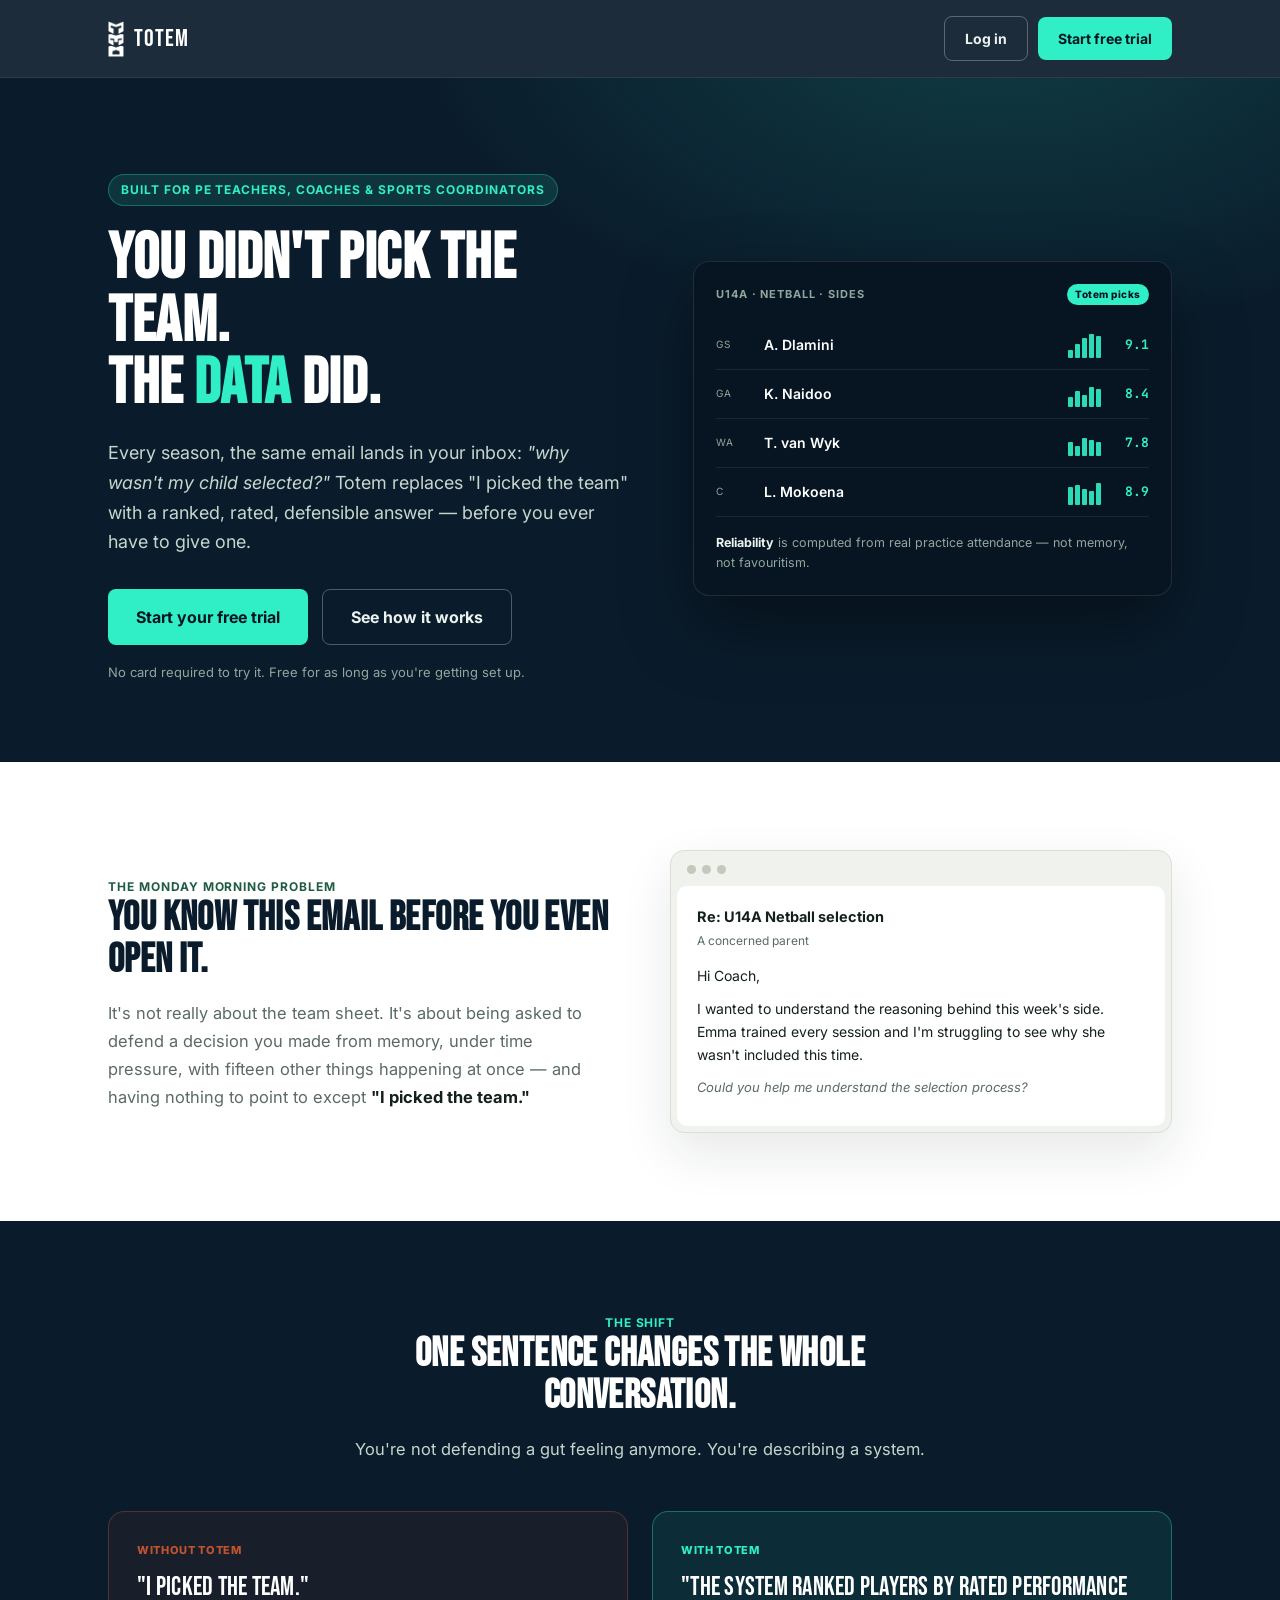
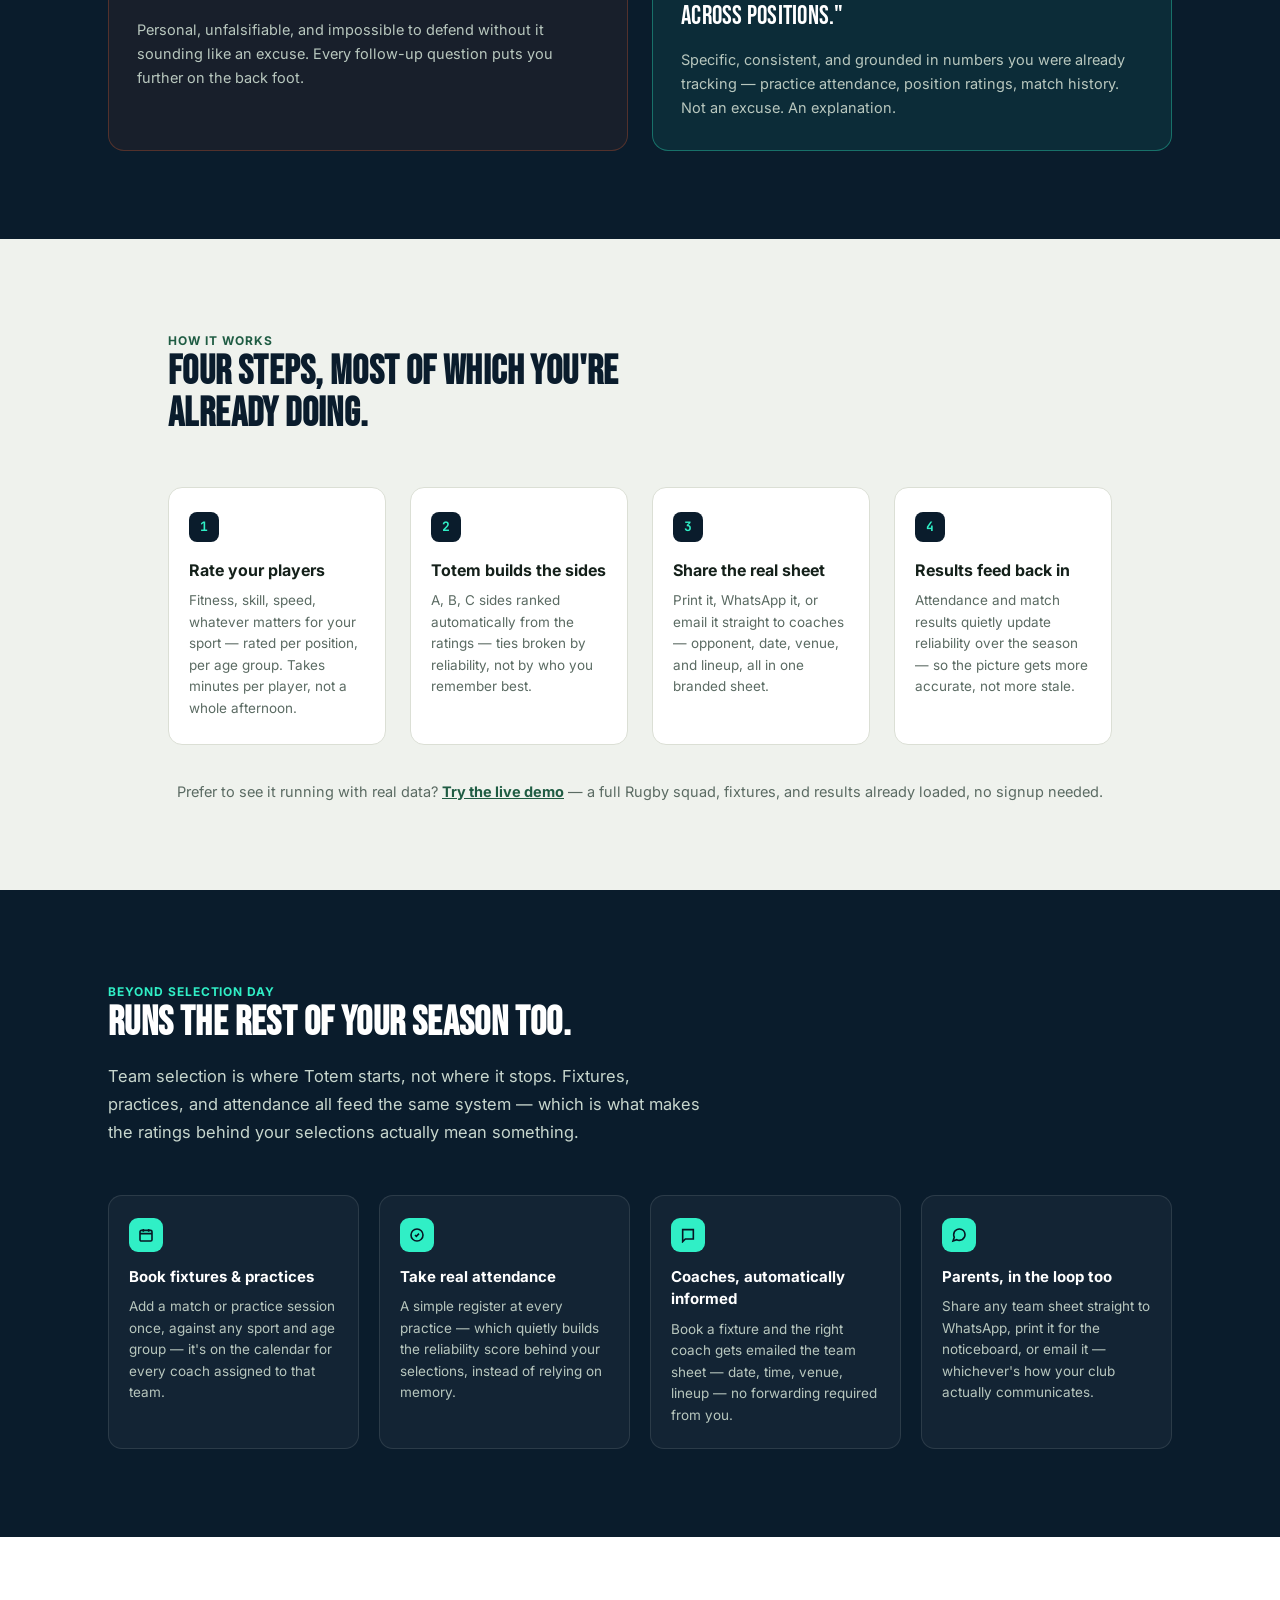
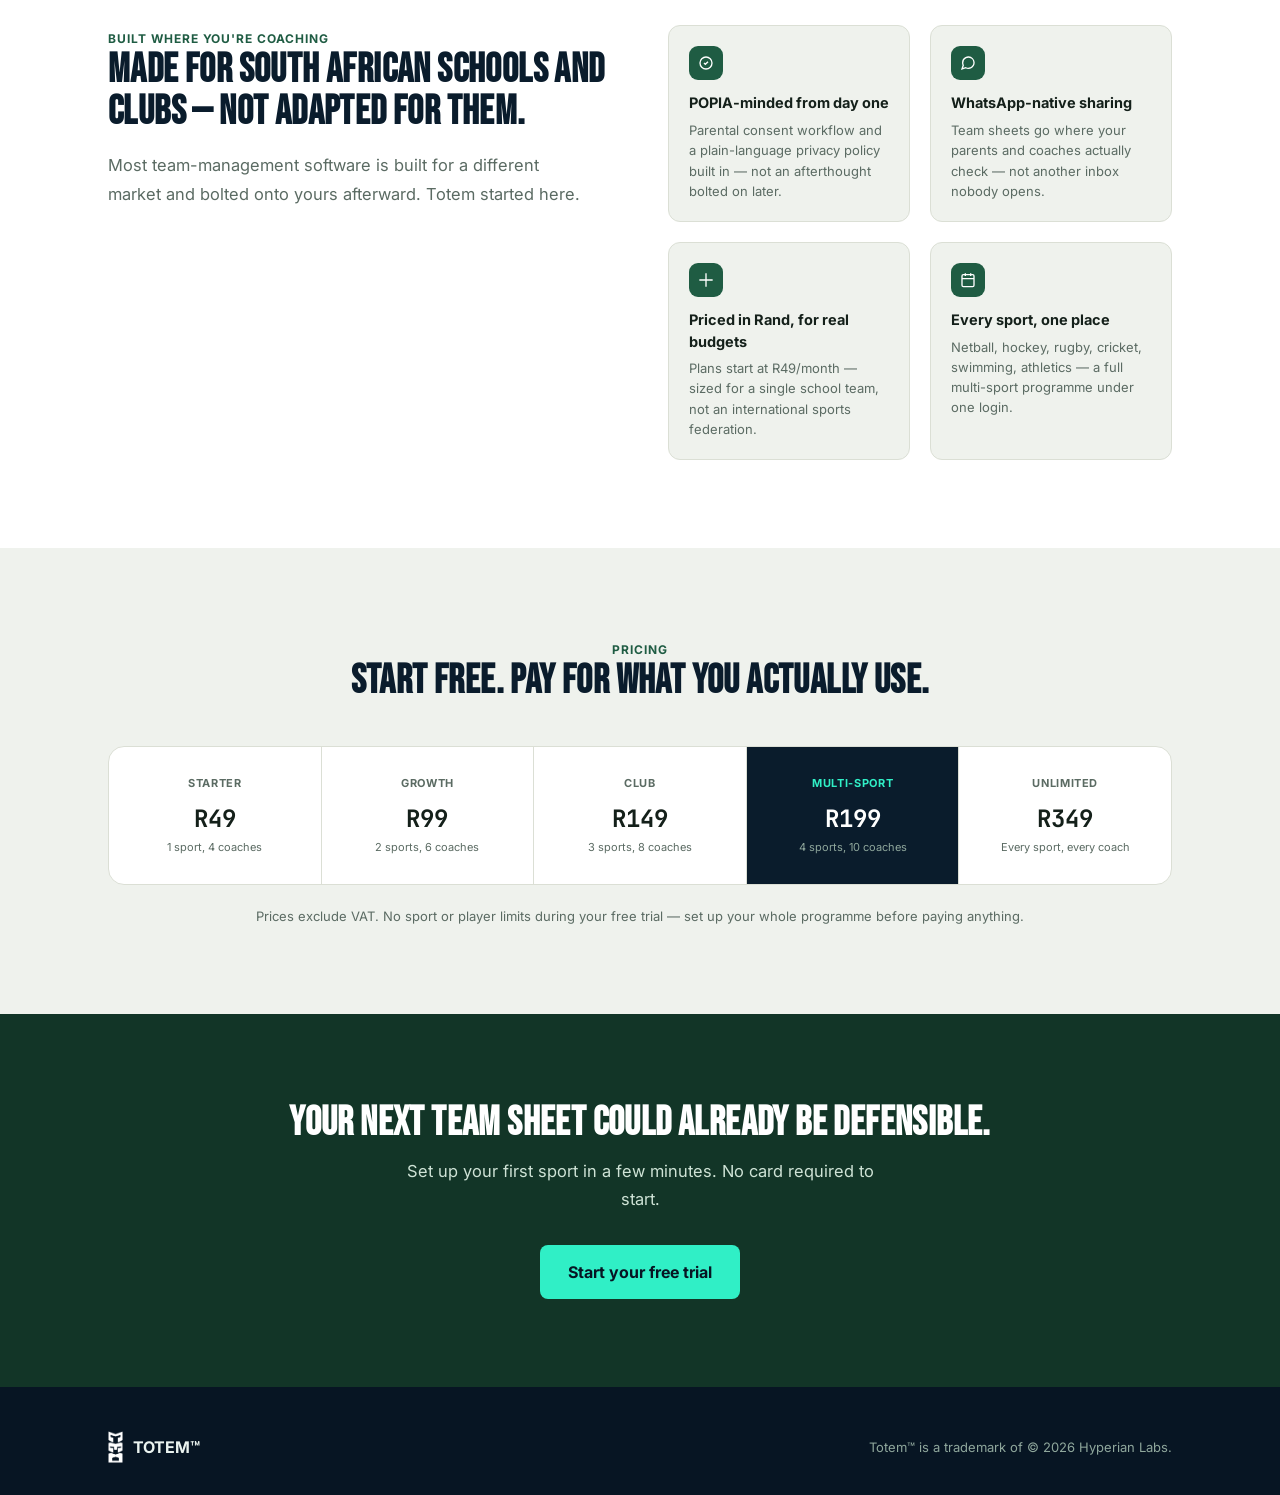
<file: landing.html>
<!DOCTYPE html>
<html lang="en">
<head>
<meta charset="UTF-8">
<meta name="viewport" content="width=device-width, initial-scale=1.0">
<title>Totem™ — Team selection you can actually defend</title>
<meta name="description" content="Totem replaces 'I picked the team' with a ranked, rated, defensible answer. Multi-sport team selection and management for schools and clubs, built in South Africa.">
<link rel="icon" type="image/png" sizes="32x32" href="favicon-32.png">
<link rel="preconnect" href="https://fonts.googleapis.com">
<link href="https://fonts.googleapis.com/css2?family=Bebas+Neue&family=Inter:wght@400;500;600;700;800&family=JetBrains+Mono:wght@500;700&display=swap" rel="stylesheet">
<style>
  :root{
    --navy:#0A1C2C;
    --navy-deep:#071523;
    --mint:#30EFC6;
    --pitch:#1F5C43;
    --pitch-deep:#123527;
    --gold:#E3A62F;
    --clay:#C1542E;
    --chalk:#EFF2ED;
    --ink:#14201A;
    --slate:#5B6B63;
    --line:#DBDFD5;
    --panel:#FFFFFF;
  }
  *{box-sizing:border-box; margin:0; padding:0;}
  html{scroll-behavior:smooth;}
  body{
    background:var(--chalk); color:var(--ink); font-family:'Inter',sans-serif;
    -webkit-font-smoothing:antialiased; line-height:1.5;
  }
  .display{font-family:'Bebas Neue',sans-serif; letter-spacing:0.02em;}
  .mono{font-family:'JetBrains Mono',monospace;}
  a{color:inherit;}
  img,svg{display:block; max-width:100%;}
  .wrap{max-width:1120px; margin:0 auto; padding:0 28px;}
  section{padding:88px 0;}
  @media (max-width:700px){ section{padding:56px 0;} .wrap{padding:0 20px;} }

  /* ---------- nav ---------- */
  header.nav{
    position:sticky; top:0; z-index:50; background:rgba(10,28,44,0.92); backdrop-filter:blur(8px);
    border-bottom:1px solid rgba(255,255,255,0.08);
  }
  .nav-row{display:flex; align-items:center; justify-content:space-between; padding:16px 28px; max-width:1120px; margin:0 auto;}
  .nav-brand{display:flex; align-items:center; gap:10px; color:#fff; text-decoration:none;}
  .nav-logo-img{height:36px; width:auto;}
  .nav-brand .word{font-family:'Bebas Neue',sans-serif; font-size:24px; letter-spacing:0.04em; color:#fff;}
  .nav-actions{display:flex; gap:10px; align-items:center;}
  .btn{
    display:inline-flex; align-items:center; justify-content:center; gap:6px;
    border:none; border-radius:8px; padding:11px 20px; font-weight:700; font-size:14px;
    cursor:pointer; font-family:'Inter',sans-serif; text-decoration:none; transition:transform .1s ease, filter .15s ease, background .15s ease;
  }
  .btn:active{transform:scale(0.97);}
  .btn-mint{background:var(--mint); color:var(--navy-deep);}
  .btn-mint:hover{filter:brightness(1.06);}
  .btn-ghost-light{background:transparent; color:#EAF3EF; border:1px solid rgba(255,255,255,0.28);}
  .btn-ghost-light:hover{background:rgba(255,255,255,0.08);}
  .btn-pitch{background:var(--pitch); color:#fff;}
  .btn-pitch:hover{filter:brightness(1.08);}
  .btn-lg{padding:15px 28px; font-size:16px;}

  /* ---------- hero ---------- */
  .hero{
    background:radial-gradient(ellipse 900px 500px at 78% -10%, rgba(48,239,198,0.16), transparent 65%), var(--navy);
    color:#fff; padding:96px 0 80px; position:relative; overflow:hidden;
  }
  .hero .wrap{display:grid; grid-template-columns:1.05fr 0.95fr; gap:56px; align-items:center;}
  @media (max-width:900px){ .hero .wrap{grid-template-columns:1fr; gap:48px;} .hero{padding:56px 0 48px;} }
  .eyebrow{
    display:inline-block; font-size:12px; font-weight:700; letter-spacing:0.08em; text-transform:uppercase;
    color:var(--mint); background:rgba(48,239,198,0.12); border:1px solid rgba(48,239,198,0.3);
    padding:6px 12px; border-radius:999px; margin-bottom:22px;
  }
  .hero h1{
    font-family:'Bebas Neue',sans-serif; font-size:clamp(38px,5.2vw,64px); line-height:0.98; letter-spacing:0.01em;
    margin-bottom:22px;
  }
  .hero h1 .accent{color:var(--mint);}
  .hero p.lede{font-size:18px; color:#C7D6CD; max-width:520px; margin-bottom:32px; line-height:1.65;}
  .hero-ctas{display:flex; gap:14px; flex-wrap:wrap; margin-bottom:18px;}
  .hero-note{font-size:13px; color:#8FA79C;}

  /* signature visual: rating-justified roster card */
  .proof-card{
    background:var(--navy-deep); border:1px solid rgba(255,255,255,0.1); border-radius:16px;
    padding:22px; box-shadow:0 30px 70px rgba(0,0,0,0.4);
  }
  .proof-card .pc-head{display:flex; justify-content:space-between; align-items:center; margin-bottom:16px;}
  .proof-card .pc-title{font-size:11px; text-transform:uppercase; letter-spacing:0.08em; color:#8FA79C; font-weight:700;}
  .proof-card .pc-tag{font-size:10px; font-weight:800; letter-spacing:0.05em; color:var(--navy-deep); background:var(--mint); padding:3px 8px; border-radius:999px;}
  .roster-row{
    display:flex; align-items:center; gap:14px; padding:11px 0; border-bottom:1px solid rgba(255,255,255,0.07);
  }
  .roster-row:last-child{border-bottom:none;}
  .roster-row .r-name{flex:1; font-weight:600; font-size:14px; color:#fff;}
  .roster-row .r-pos{font-size:10px; color:#8FA79C; text-transform:uppercase; letter-spacing:0.04em; width:34px; flex-shrink:0;}
  .r-blocks{display:flex; gap:2px; align-items:flex-end; height:26px;}
  .r-blocks span{width:5px; border-radius:1px; background:var(--mint); opacity:0.9;}
  .r-score{font-family:'JetBrains Mono',monospace; font-weight:700; color:var(--mint); font-size:13px; width:34px; text-align:right; flex-shrink:0;}
  .proof-caption{margin-top:16px; font-size:12.5px; color:#8FA79C; line-height:1.6;}
  .proof-caption strong{color:#EAF3EF;}

  /* ---------- problem ---------- */
  .problem{background:var(--panel);}
  .problem .wrap{display:grid; grid-template-columns:1fr 1fr; gap:60px; align-items:center;}
  @media (max-width:860px){ .problem .wrap{grid-template-columns:1fr;} }
  .section-eyebrow{font-size:12px; font-weight:700; letter-spacing:0.08em; text-transform:uppercase; color:var(--pitch); margin-bottom:12px;}
  h2{font-family:'Bebas Neue',sans-serif; font-size:clamp(28px,3.4vw,40px); letter-spacing:0.01em; line-height:1.05; margin-bottom:18px; color:var(--navy);}
  .lead-text{font-size:16.5px; color:var(--slate); line-height:1.7; max-width:480px;}
  .lead-text strong{color:var(--ink);}

  .inbox-mock{
    background:var(--chalk); border:1px solid var(--line); border-radius:14px; padding:4px; box-shadow:0 20px 50px rgba(20,32,26,0.1);
  }
  .inbox-mock .im-bar{display:flex; gap:6px; padding:10px 12px;}
  .inbox-mock .im-bar span{width:9px; height:9px; border-radius:50%; background:var(--line-strong,#C3C9BC);}
  .inbox-mail{background:var(--panel); border-radius:10px; padding:20px 20px 18px; margin:2px;}
  .inbox-mail .im-subject{font-weight:700; font-size:14.5px; margin-bottom:4px; color:var(--ink);}
  .inbox-mail .im-from{font-size:12px; color:var(--slate); margin-bottom:14px;}
  .inbox-mail .im-body{font-size:14px; color:var(--ink); line-height:1.65;}
  .inbox-mail .im-body p{margin-bottom:10px;}
  .inbox-mail .im-sign{font-style:italic; color:var(--slate); font-size:13px;}

  /* ---------- reframe ---------- */
  .reframe{background:var(--navy);}
  .reframe .head{text-align:center; max-width:640px; margin:0 auto 48px;}
  .reframe .section-eyebrow{color:var(--mint);}
  .reframe h2{color:#fff;}
  .reframe .head p{color:#C7D6CD; font-size:16.5px; line-height:1.7;}
  .compare{display:grid; grid-template-columns:1fr 1fr; gap:24px;}
  @media (max-width:760px){ .compare{grid-template-columns:1fr;} }
  .compare-card{border-radius:16px; padding:30px 28px;}
  .compare-card.bad{background:rgba(193,84,46,0.08); border:1px solid rgba(193,84,46,0.35);}
  .compare-card.good{background:rgba(48,239,198,0.08); border:1px solid rgba(48,239,198,0.35);}
  .compare-tag{font-size:11px; font-weight:800; text-transform:uppercase; letter-spacing:0.06em; margin-bottom:14px;}
  .compare-card.bad .compare-tag{color:var(--clay);}
  .compare-card.good .compare-tag{color:var(--mint);}
  .compare-quote{font-family:'Bebas Neue',sans-serif; font-size:26px; letter-spacing:0.01em; line-height:1.15; color:#fff; margin-bottom:16px;}
  .compare-card p.expl{font-size:14.5px; color:#B8C7BE; line-height:1.65;}

  /* ---------- how it works ---------- */
  .how .wrap{max-width:1000px;}
  .how .head{max-width:560px; margin-bottom:52px;}
  .steps{display:grid; grid-template-columns:repeat(4,1fr); gap:24px;}
  @media (max-width:860px){ .steps{grid-template-columns:1fr 1fr;} }
  @media (max-width:520px){ .steps{grid-template-columns:1fr;} }
  .step{background:var(--panel); border:1px solid var(--line); border-radius:14px; padding:24px 20px;}
  .step .s-num{font-family:'JetBrains Mono',monospace; font-weight:700; color:var(--mint); background:var(--navy); display:inline-flex; align-items:center; justify-content:center; width:30px; height:30px; border-radius:8px; font-size:13px; margin-bottom:16px;}
  .step h3{font-size:16px; font-weight:700; margin-bottom:8px; color:var(--ink);}
  .step p{font-size:13.5px; color:var(--slate); line-height:1.6;}

  /* ---------- season management ---------- */
  .season{background:var(--navy);}
  .season .head{max-width:600px; margin-bottom:48px;}
  .season .section-eyebrow{color:var(--mint);}
  .season h2{color:#fff;}
  .season .head p{color:#C7D6CD; font-size:16.5px; line-height:1.7;}
  .season-grid{display:grid; grid-template-columns:repeat(4,1fr); gap:20px;}
  @media (max-width:860px){ .season-grid{grid-template-columns:1fr 1fr;} }
  @media (max-width:520px){ .season-grid{grid-template-columns:1fr;} }
  .season-item{background:rgba(255,255,255,0.04); border:1px solid rgba(255,255,255,0.1); border-radius:14px; padding:22px 20px;}
  .season-item .si-icon{width:34px; height:34px; border-radius:9px; background:var(--mint); display:flex; align-items:center; justify-content:center; margin-bottom:14px; color:var(--navy-deep);}
  .season-item h3{font-size:15px; font-weight:700; margin-bottom:8px; color:#fff;}
  .season-item p{font-size:13.5px; color:#B8C7BE; line-height:1.6;}

  /* ---------- built for ---------- */
  .builtfor{background:var(--panel);}
  .builtfor .wrap{display:grid; grid-template-columns:1fr 1fr; gap:56px; align-items:start;}
  @media (max-width:860px){ .builtfor .wrap{grid-template-columns:1fr;} }
  .trust-grid{display:grid; grid-template-columns:1fr 1fr; gap:20px;}
  @media (max-width:520px){ .trust-grid{grid-template-columns:1fr;} }
  .trust-item{background:var(--chalk); border:1px solid var(--line); border-radius:12px; padding:20px;}
  .trust-item .t-icon{width:34px; height:34px; border-radius:9px; background:var(--pitch); display:flex; align-items:center; justify-content:center; margin-bottom:12px; color:#fff;}
  .trust-item h3{font-size:14.5px; font-weight:700; margin-bottom:6px;}
  .trust-item p{font-size:13px; color:var(--slate); line-height:1.55;}

  /* ---------- pricing teaser ---------- */
  .pricing{background:var(--chalk);}
  .pricing .head{text-align:center; max-width:600px; margin:0 auto 44px;}
  .price-strip{
    display:flex; justify-content:center; align-items:flex-end; gap:0; flex-wrap:wrap;
    background:var(--panel); border:1px solid var(--line); border-radius:16px; overflow:hidden;
  }
  .price-cell{
    flex:1; min-width:150px; text-align:center; padding:28px 16px; border-right:1px solid var(--line);
  }
  .price-cell:last-child{border-right:none;}
  .price-cell.featured{background:var(--navy); color:#fff;}
  .price-cell .p-name{font-size:11px; text-transform:uppercase; letter-spacing:0.06em; color:var(--slate); font-weight:700; margin-bottom:10px;}
  .price-cell.featured .p-name{color:var(--mint);}
  .price-cell .p-amount{font-family:'JetBrains Mono',monospace; font-size:24px; font-weight:700; color:var(--ink);}
  .price-cell.featured .p-amount{color:#fff;}
  .price-cell .p-sub{font-size:11px; color:var(--slate); margin-top:2px;}
  .price-cell.featured .p-sub{color:#8FA79C;}
  .pricing-note{text-align:center; font-size:13px; color:var(--slate); margin-top:22px;}

  /* ---------- final cta ---------- */
  .final-cta{background:var(--pitch-deep); color:#fff; text-align:center;}
  .final-cta h2{color:#fff; margin-bottom:14px;}
  .final-cta p{color:#CFE3D6; font-size:16.5px; max-width:480px; margin:0 auto 32px; line-height:1.65;}

  /* ---------- footer ---------- */
  footer{background:var(--navy-deep); color:#8FA79C; padding:44px 0 32px; font-size:13px;}
  footer .wrap{display:flex; justify-content:space-between; align-items:center; flex-wrap:wrap; gap:16px;}
  footer .f-brand{color:#EAF3EF; font-weight:700; display:flex; align-items:center; gap:10px; font-size:16px;}
  .footer-logo-img{height:32px; width:auto;}
  footer .f-legal{line-height:1.7;}
</style>
</head>
<body>

<header class="nav">
  <div class="nav-row">
    <a href="landing.html" class="nav-brand">
      <img src="[data-uri]" alt="Totem" class="nav-logo-img">
      <span class="word">TOTEM</span>
    </a>
    <div class="nav-actions">
      <a href="index.html" class="btn btn-ghost-light">Log in</a>
      <a href="index.html?mode=signup&amp;ref=landing" class="btn btn-mint">Start free trial</a>
    </div>
  </div>
</header>

<section class="hero">
  <div class="wrap">
    <div>
      <span class="eyebrow">Built for PE teachers, coaches &amp; sports coordinators</span>
      <h1>You didn't pick the team.<br>The <span class="accent">data</span> did.</h1>
      <p class="lede">Every season, the same email lands in your inbox: <em>"why wasn't my child selected?"</em> Totem replaces "I picked the team" with a ranked, rated, defensible answer — before you ever have to give one.</p>
      <div class="hero-ctas">
        <a href="index.html?mode=signup&amp;ref=landing" class="btn btn-mint btn-lg">Start your free trial</a>
        <a href="#how" class="btn btn-ghost-light btn-lg">See how it works</a>
      </div>
      <p class="hero-note">No card required to try it. Free for as long as you're getting set up.</p>
    </div>
    <div class="proof-card">
      <div class="pc-head">
        <span class="pc-title">U14A · Netball · Sides</span>
        <span class="pc-tag">Totem picks</span>
      </div>
      <div class="roster-row">
        <span class="r-pos">GS</span>
        <span class="r-name">A. Dlamini</span>
        <span class="r-blocks"><span style="height:8px;"></span><span style="height:14px;"></span><span style="height:20px;"></span><span style="height:24px;"></span><span style="height:22px;"></span></span>
        <span class="r-score">9.1</span>
      </div>
      <div class="roster-row">
        <span class="r-pos">GA</span>
        <span class="r-name">K. Naidoo</span>
        <span class="r-blocks"><span style="height:10px;"></span><span style="height:16px;"></span><span style="height:12px;"></span><span style="height:20px;"></span><span style="height:18px;"></span></span>
        <span class="r-score">8.4</span>
      </div>
      <div class="roster-row">
        <span class="r-pos">WA</span>
        <span class="r-name">T. van Wyk</span>
        <span class="r-blocks"><span style="height:14px;"></span><span style="height:10px;"></span><span style="height:18px;"></span><span style="height:16px;"></span><span style="height:14px;"></span></span>
        <span class="r-score">7.8</span>
      </div>
      <div class="roster-row">
        <span class="r-pos">C</span>
        <span class="r-name">L. Mokoena</span>
        <span class="r-blocks"><span style="height:18px;"></span><span style="height:20px;"></span><span style="height:16px;"></span><span style="height:14px;"></span><span style="height:22px;"></span></span>
        <span class="r-score">8.9</span>
      </div>
      <p class="proof-caption"><strong>Reliability</strong> is computed from real practice attendance — not memory, not favouritism.</p>
    </div>
  </div>
</section>

<section class="problem">
  <div class="wrap">
    <div>
      <span class="section-eyebrow">The Monday morning problem</span>
      <h2>You know this email before you even open it.</h2>
      <p class="lead-text">It's not really about the team sheet. It's about being asked to defend a decision you made from memory, under time pressure, with fifteen other things happening at once — and having nothing to point to except <strong>"I picked the team."</strong></p>
    </div>
    <div class="inbox-mock">
      <div class="im-bar"><span></span><span></span><span></span></div>
      <div class="inbox-mail">
        <div class="im-subject">Re: U14A Netball selection</div>
        <div class="im-from">A concerned parent</div>
        <div class="im-body">
          <p>Hi Coach,</p>
          <p>I wanted to understand the reasoning behind this week's side. Emma trained every session and I'm struggling to see why she wasn't included this time.</p>
          <p class="im-sign">Could you help me understand the selection process?</p>
        </div>
      </div>
    </div>
  </div>
</section>

<section class="reframe">
  <div class="wrap">
    <div class="head">
      <span class="section-eyebrow">The shift</span>
      <h2>One sentence changes the whole conversation.</h2>
      <p>You're not defending a gut feeling anymore. You're describing a system.</p>
    </div>
    <div class="compare">
      <div class="compare-card bad">
        <div class="compare-tag">Without Totem</div>
        <div class="compare-quote">"I picked the team."</div>
        <p class="expl">Personal, unfalsifiable, and impossible to defend without it sounding like an excuse. Every follow-up question puts you further on the back foot.</p>
      </div>
      <div class="compare-card good">
        <div class="compare-tag">With Totem</div>
        <div class="compare-quote">"The system ranked players by rated performance across positions."</div>
        <p class="expl">Specific, consistent, and grounded in numbers you were already tracking — practice attendance, position ratings, match history. Not an excuse. An explanation.</p>
      </div>
    </div>
  </div>
</section>

<section class="how" id="how">
  <div class="wrap">
    <div class="head">
      <span class="section-eyebrow">How it works</span>
      <h2>Four steps, most of which you're already doing.</h2>
    </div>
    <div class="steps">
      <div class="step">
        <div class="s-num">1</div>
        <h3>Rate your players</h3>
        <p>Fitness, skill, speed, whatever matters for your sport — rated per position, per age group. Takes minutes per player, not a whole afternoon.</p>
      </div>
      <div class="step">
        <div class="s-num">2</div>
        <h3>Totem builds the sides</h3>
        <p>A, B, C sides ranked automatically from the ratings — ties broken by reliability, not by who you remember best.</p>
      </div>
      <div class="step">
        <div class="s-num">3</div>
        <h3>Share the real sheet</h3>
        <p>Print it, WhatsApp it, or email it straight to coaches — opponent, date, venue, and lineup, all in one branded sheet.</p>
      </div>
      <div class="step">
        <div class="s-num">4</div>
        <h3>Results feed back in</h3>
        <p>Attendance and match results quietly update reliability over the season — so the picture gets more accurate, not more stale.</p>
      </div>
    </div>
    <p style="text-align:center; margin-top:36px; font-size:14.5px; color:var(--slate);">
      Prefer to see it running with real data? <a href="demo.html" style="color:var(--pitch); font-weight:700; text-decoration:underline;">Try the live demo</a> — a full Rugby squad, fixtures, and results already loaded, no signup needed.
    </p>
  </div>
</section>

<section class="season">
  <div class="wrap">
    <div class="head">
      <span class="section-eyebrow">Beyond selection day</span>
      <h2>Runs the rest of your season too.</h2>
      <p>Team selection is where Totem starts, not where it stops. Fixtures, practices, and attendance all feed the same system — which is what makes the ratings behind your selections actually mean something.</p>
    </div>
    <div class="season-grid">
      <div class="season-item">
        <div class="si-icon">
          <svg width="16" height="16" viewBox="0 0 24 24" fill="none" stroke="currentColor" stroke-width="2.4"><rect x="3" y="5" width="18" height="16" rx="2"/><path d="M8 3v4M16 3v4M3 10h18"/></svg>
        </div>
        <h3>Book fixtures &amp; practices</h3>
        <p>Add a match or practice session once, against any sport and age group — it's on the calendar for every coach assigned to that team.</p>
      </div>
      <div class="season-item">
        <div class="si-icon">
          <svg width="16" height="16" viewBox="0 0 24 24" fill="none" stroke="currentColor" stroke-width="2.4"><path d="M9 12l2 2 4-4"/><circle cx="12" cy="12" r="9"/></svg>
        </div>
        <h3>Take real attendance</h3>
        <p>A simple register at every practice — which quietly builds the reliability score behind your selections, instead of relying on memory.</p>
      </div>
      <div class="season-item">
        <div class="si-icon">
          <svg width="16" height="16" viewBox="0 0 24 24" fill="none" stroke="currentColor" stroke-width="2.4"><path d="M4 4h16v14H8l-4 4V4z"/></svg>
        </div>
        <h3>Coaches, automatically informed</h3>
        <p>Book a fixture and the right coach gets emailed the team sheet — date, time, venue, lineup — no forwarding required from you.</p>
      </div>
      <div class="season-item">
        <div class="si-icon">
          <svg width="16" height="16" viewBox="0 0 24 24" fill="none" stroke="currentColor" stroke-width="2.4"><path d="M21 11.5a8.38 8.38 0 0 1-.9 3.8 8.5 8.5 0 0 1-7.6 4.7 8.38 8.38 0 0 1-3.8-.9L3 21l1.9-5.7a8.38 8.38 0 0 1-.9-3.8 8.5 8.5 0 0 1 4.7-7.6 8.38 8.38 0 0 1 3.8-.9h.5a8.48 8.48 0 0 1 8 8v.5z"/></svg>
        </div>
        <h3>Parents, in the loop too</h3>
        <p>Share any team sheet straight to WhatsApp, print it for the noticeboard, or email it — whichever's how your club actually communicates.</p>
      </div>
    </div>
  </div>
</section>

<section class="builtfor">
  <div class="wrap">
    <div>
      <span class="section-eyebrow">Built where you're coaching</span>
      <h2>Made for South African schools and clubs — not adapted for them.</h2>
      <p class="lead-text">Most team-management software is built for a different market and bolted onto yours afterward. Totem started here.</p>
    </div>
    <div class="trust-grid">
      <div class="trust-item">
        <div class="t-icon">
          <svg width="16" height="16" viewBox="0 0 24 24" fill="none" stroke="currentColor" stroke-width="2"><path d="M9 12l2 2 4-4"/><circle cx="12" cy="12" r="9"/></svg>
        </div>
        <h3>POPIA-minded from day one</h3>
        <p>Parental consent workflow and a plain-language privacy policy built in — not an afterthought bolted on later.</p>
      </div>
      <div class="trust-item">
        <div class="t-icon">
          <svg width="16" height="16" viewBox="0 0 24 24" fill="none" stroke="currentColor" stroke-width="2"><path d="M21 11.5a8.38 8.38 0 0 1-.9 3.8 8.5 8.5 0 0 1-7.6 4.7 8.38 8.38 0 0 1-3.8-.9L3 21l1.9-5.7a8.38 8.38 0 0 1-.9-3.8 8.5 8.5 0 0 1 4.7-7.6 8.38 8.38 0 0 1 3.8-.9h.5a8.48 8.48 0 0 1 8 8v.5z"/></svg>
        </div>
        <h3>WhatsApp-native sharing</h3>
        <p>Team sheets go where your parents and coaches actually check — not another inbox nobody opens.</p>
      </div>
      <div class="trust-item">
        <div class="t-icon">
          <svg width="16" height="16" viewBox="0 0 24 24" fill="none" stroke="currentColor" stroke-width="2"><path d="M12 2v20M2 12h20"/></svg>
        </div>
        <h3>Priced in Rand, for real budgets</h3>
        <p>Plans start at R49/month — sized for a single school team, not an international sports federation.</p>
      </div>
      <div class="trust-item">
        <div class="t-icon">
          <svg width="16" height="16" viewBox="0 0 24 24" fill="none" stroke="currentColor" stroke-width="2"><rect x="3" y="4" width="18" height="18" rx="2"/><path d="M16 2v4M8 2v4M3 10h18"/></svg>
        </div>
        <h3>Every sport, one place</h3>
        <p>Netball, hockey, rugby, cricket, swimming, athletics — a full multi-sport programme under one login.</p>
      </div>
    </div>
  </div>
</section>

<section class="pricing">
  <div class="wrap">
    <div class="head">
      <span class="section-eyebrow">Pricing</span>
      <h2>Start free. Pay for what you actually use.</h2>
    </div>
    <div class="price-strip">
      <div class="price-cell">
        <div class="p-name">Starter</div>
        <div class="p-amount">R49</div>
        <div class="p-sub">1 sport, 4 coaches</div>
      </div>
      <div class="price-cell">
        <div class="p-name">Growth</div>
        <div class="p-amount">R99</div>
        <div class="p-sub">2 sports, 6 coaches</div>
      </div>
      <div class="price-cell">
        <div class="p-name">Club</div>
        <div class="p-amount">R149</div>
        <div class="p-sub">3 sports, 8 coaches</div>
      </div>
      <div class="price-cell featured">
        <div class="p-name">Multi-Sport</div>
        <div class="p-amount">R199</div>
        <div class="p-sub">4 sports, 10 coaches</div>
      </div>
      <div class="price-cell">
        <div class="p-name">Unlimited</div>
        <div class="p-amount">R349</div>
        <div class="p-sub">Every sport, every coach</div>
      </div>
    </div>
    <p class="pricing-note">Prices exclude VAT. No sport or player limits during your free trial — set up your whole programme before paying anything.</p>
  </div>
</section>

<section class="final-cta">
  <div class="wrap">
    <h2>Your next team sheet could already be defensible.</h2>
    <p>Set up your first sport in a few minutes. No card required to start.</p>
    <a href="index.html?mode=signup&amp;ref=landing" class="btn btn-mint btn-lg">Start your free trial</a>
  </div>
</section>

<footer>
  <div class="wrap">
    <span class="f-brand">
      <img src="" alt="Totem" class="footer-logo-img" id="footerLogoImg">
      <span>TOTEM™</span>
    </span>
    <span class="f-legal">Totem™ is a trademark of © 2026 Hyperian Labs.</span>
  </div>
</footer>
<script>
  document.getElementById("footerLogoImg").src = document.querySelector(".nav-logo-img").src;
</script>

</body>
</html>
</file>
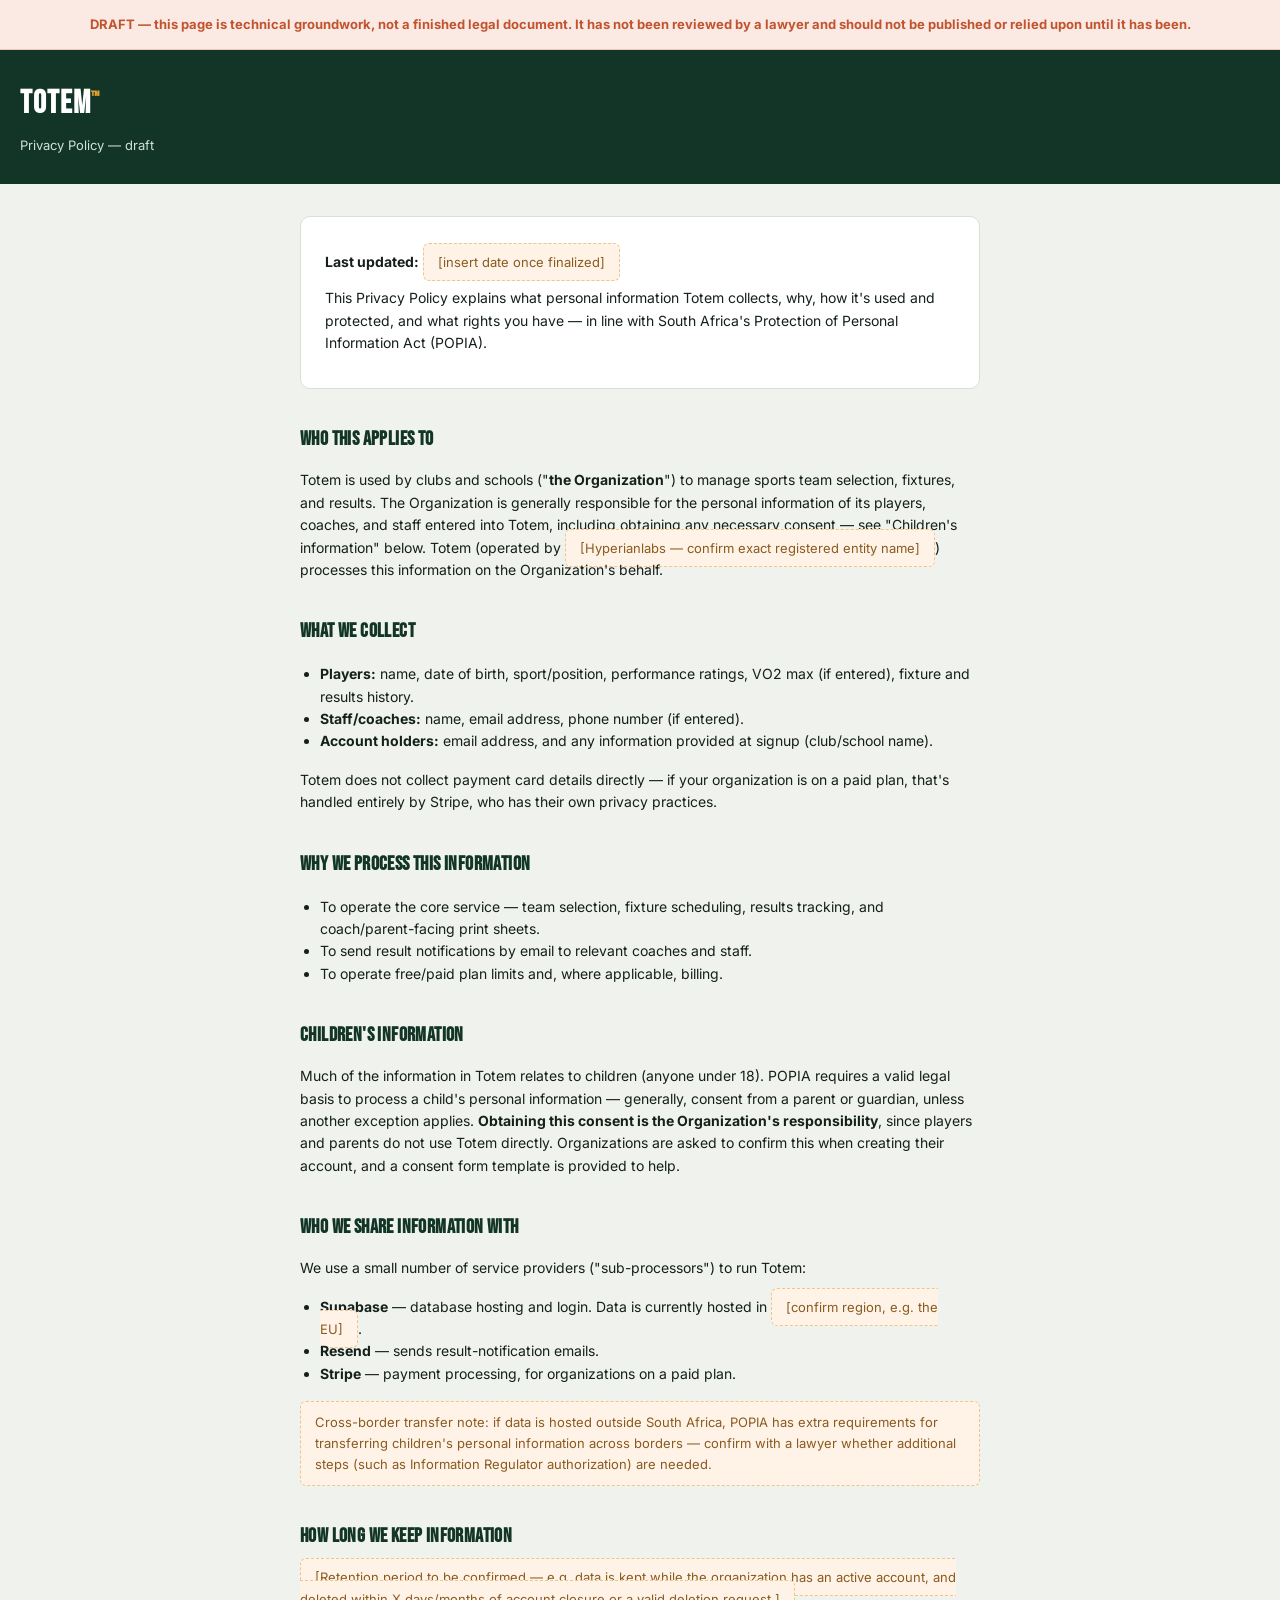
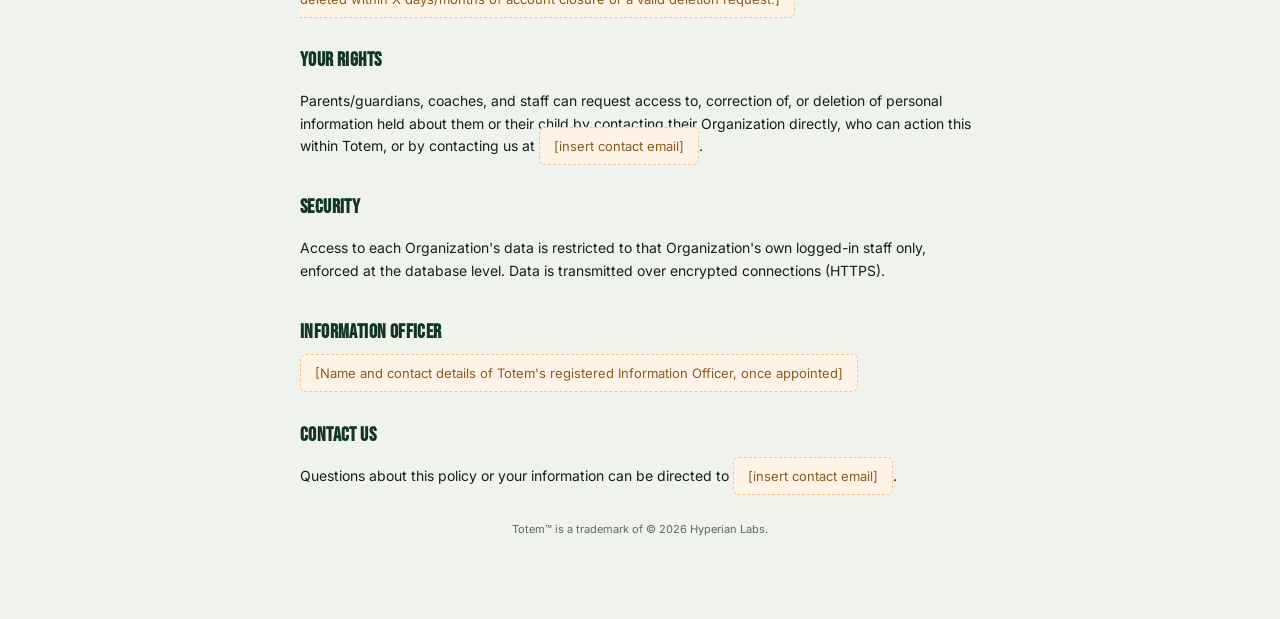
<file: privacy.html>
<!DOCTYPE html>
<html lang="en">
<head>
<meta charset="UTF-8">
<meta name="viewport" content="width=device-width, initial-scale=1.0">
<title>Totem™ — Privacy Policy</title>
<link href="https://fonts.googleapis.com/css2?family=Bebas+Neue&family=Inter:wght@400;500;600;700&display=swap" rel="stylesheet">
<style>
  :root{
    --ink:#14201A; --chalk:#EFF2ED; --panel:#FFFFFF;
    --pitch:#1F5C43; --pitch-deep:#123527; --gold:#E3A62F; --gold-deep:#B9840F;
    --slate:#5B6B63; --line:#DBDFD5; --clay:#C1542E;
  }
  *{box-sizing:border-box;}
  body{margin:0; font-family:'Inter',sans-serif; background:var(--chalk); color:var(--ink); line-height:1.6;}
  .draft-banner{
    background:#FBE9E4; border-bottom:1px solid #F0C4B6; color:var(--clay);
    padding:14px 20px; font-size:13px; font-weight:700; text-align:center;
  }
  header{background:var(--pitch-deep); color:#fff; padding:28px 20px;}
  header h1{font-family:'Bebas Neue',sans-serif; font-size:32px; margin:0; letter-spacing:0.03em;}
  header .tm{color:var(--gold); font-size:14px; vertical-align:super;}
  header p{color:#CFE3D6; font-size:13px; margin:6px 0 0;}
  main{max-width:720px; margin:0 auto; padding:32px 20px 60px;}
  h2{font-family:'Bebas Neue',sans-serif; font-size:20px; letter-spacing:0.02em; color:var(--pitch-deep); margin:34px 0 10px;}
  p, li{font-size:14px; color:var(--ink);}
  ul{padding-left:20px;}
  .panel{background:var(--panel); border:1px solid var(--line); border-radius:10px; padding:20px 24px; margin-bottom:16px;}
  .placeholder{background:#FFF3E8; border:1px dashed #F0C48A; border-radius:6px; padding:10px 14px; font-size:13px; color:#8A5A1F; margin:10px 0;}
  a{color:var(--pitch);}
  footer{text-align:center; color:var(--slate); font-size:11px; padding:20px; }
</style>
</head>
<body>

<div class="draft-banner">
  DRAFT — this page is technical groundwork, not a finished legal document. It has not been reviewed by a lawyer and should not be published or relied upon until it has been.
</div>

<header>
  <h1>TOTEM<span class="tm">™</span></h1>
  <p>Privacy Policy — draft</p>
</header>

<main>
  <div class="panel">
    <p><strong>Last updated:</strong> <span class="placeholder">[insert date once finalized]</span></p>
    <p>This Privacy Policy explains what personal information Totem collects, why, how it's used and protected, and what rights you have — in line with South Africa's Protection of Personal Information Act (POPIA).</p>
  </div>

  <h2>Who this applies to</h2>
  <p>Totem is used by clubs and schools ("<strong>the Organization</strong>") to manage sports team selection, fixtures, and results. The Organization is generally responsible for the personal information of its players, coaches, and staff entered into Totem, including obtaining any necessary consent — see "Children's information" below. Totem (operated by <span class="placeholder">[Hyperianlabs — confirm exact registered entity name]</span>) processes this information on the Organization's behalf.</p>

  <h2>What we collect</h2>
  <ul>
    <li><strong>Players:</strong> name, date of birth, sport/position, performance ratings, VO2 max (if entered), fixture and results history.</li>
    <li><strong>Staff/coaches:</strong> name, email address, phone number (if entered).</li>
    <li><strong>Account holders:</strong> email address, and any information provided at signup (club/school name).</li>
  </ul>
  <p>Totem does not collect payment card details directly — if your organization is on a paid plan, that's handled entirely by Stripe, who has their own privacy practices.</p>

  <h2>Why we process this information</h2>
  <ul>
    <li>To operate the core service — team selection, fixture scheduling, results tracking, and coach/parent-facing print sheets.</li>
    <li>To send result notifications by email to relevant coaches and staff.</li>
    <li>To operate free/paid plan limits and, where applicable, billing.</li>
  </ul>

  <h2>Children's information</h2>
  <p>Much of the information in Totem relates to children (anyone under 18). POPIA requires a valid legal basis to process a child's personal information — generally, consent from a parent or guardian, unless another exception applies. <strong>Obtaining this consent is the Organization's responsibility</strong>, since players and parents do not use Totem directly. Organizations are asked to confirm this when creating their account, and a consent form template is provided to help.</p>

  <h2>Who we share information with</h2>
  <p>We use a small number of service providers ("sub-processors") to run Totem:</p>
  <ul>
    <li><strong>Supabase</strong> — database hosting and login. Data is currently hosted in <span class="placeholder">[confirm region, e.g. the EU]</span>.</li>
    <li><strong>Resend</strong> — sends result-notification emails.</li>
    <li><strong>Stripe</strong> — payment processing, for organizations on a paid plan.</li>
  </ul>
  <div class="placeholder">Cross-border transfer note: if data is hosted outside South Africa, POPIA has extra requirements for transferring children's personal information across borders — confirm with a lawyer whether additional steps (such as Information Regulator authorization) are needed.</div>

  <h2>How long we keep information</h2>
  <p><span class="placeholder">[Retention period to be confirmed — e.g. data is kept while the organization has an active account, and deleted within X days/months of account closure or a valid deletion request.]</span></p>

  <h2>Your rights</h2>
  <p>Parents/guardians, coaches, and staff can request access to, correction of, or deletion of personal information held about them or their child by contacting their Organization directly, who can action this within Totem, or by contacting us at <span class="placeholder">[insert contact email]</span>.</p>

  <h2>Security</h2>
  <p>Access to each Organization's data is restricted to that Organization's own logged-in staff only, enforced at the database level. Data is transmitted over encrypted connections (HTTPS).</p>

  <h2>Information Officer</h2>
  <p><span class="placeholder">[Name and contact details of Totem's registered Information Officer, once appointed]</span></p>

  <h2>Contact us</h2>
  <p>Questions about this policy or your information can be directed to <span class="placeholder">[insert contact email]</span>.</p>

  <footer>Totem™ is a trademark of © 2026 Hyperian Labs.</footer>
</main>

</body>
</html>
</file>
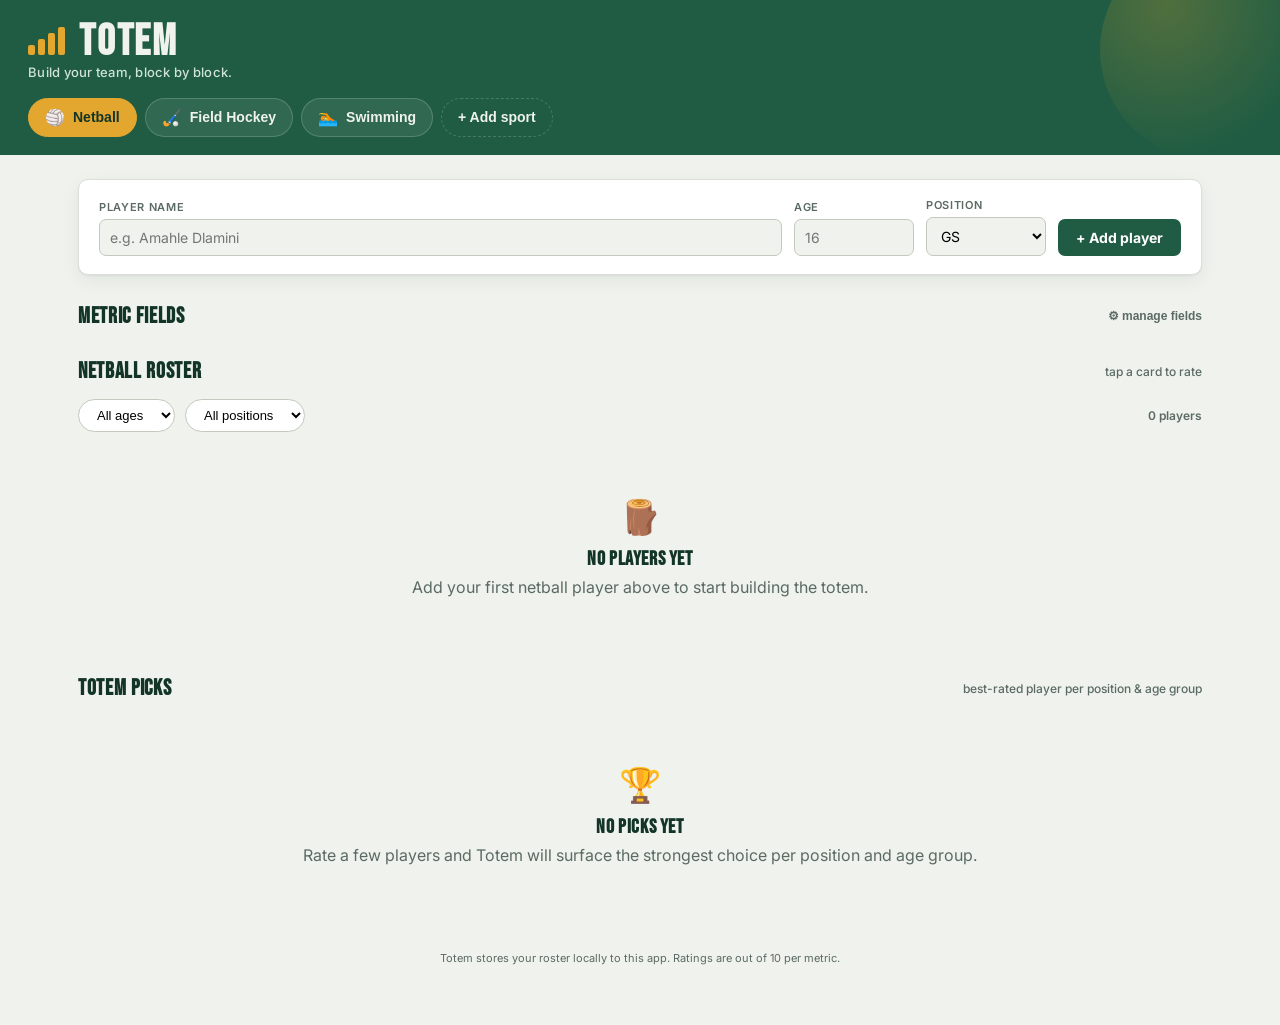
<file: totem.html>
<!DOCTYPE html>
<html lang="en">
<head>
<meta charset="UTF-8">
<meta name="viewport" content="width=device-width, initial-scale=1.0">
<title>Totem — Team Selection</title>
<link rel="preconnect" href="https://fonts.googleapis.com">
<link href="https://fonts.googleapis.com/css2?family=Bebas+Neue&family=Inter:wght@400;500;600;700&family=JetBrains+Mono:wght@500;700&display=swap" rel="stylesheet">
<style>
  :root{
    --ink:#14201A;
    --chalk:#EFF2ED;
    --panel:#FFFFFF;
    --pitch:#1F5C43;
    --pitch-deep:#123527;
    --pitch-light:#2E7A57;
    --gold:#E3A62F;
    --gold-deep:#B9840F;
    --clay:#C1542E;
    --slate:#5B6B63;
    --line:#DBDFD5;
    --line-strong:#C3C9BC;
    --radius:10px;
    --shadow:0 1px 2px rgba(20,32,26,0.06), 0 6px 20px rgba(20,32,26,0.06);
  }
  *{box-sizing:border-box;}
  body{
    margin:0;
    background:var(--chalk);
    color:var(--ink);
    font-family:'Inter',sans-serif;
    -webkit-font-smoothing:antialiased;
  }
  .display{font-family:'Bebas Neue',sans-serif; letter-spacing:0.03em;}
  .mono{font-family:'JetBrains Mono',monospace;}

  /* ===== Header ===== */
  header.top{
    background:var(--pitch);
    color:var(--chalk);
    padding:22px 28px 18px;
    position:relative;
    overflow:hidden;
  }
  header.top::after{
    content:"";
    position:absolute; right:-40px; top:-60px;
    width:220px; height:220px; border-radius:50%;
    background:radial-gradient(circle at 30% 30%, rgba(227,166,47,0.25), transparent 70%);
  }
  .brand-row{display:flex; align-items:baseline; gap:14px; position:relative; z-index:1;}
  .brand-row h1{
    font-size:44px; margin:0; line-height:0.9;
    font-family:'Bebas Neue',sans-serif; letter-spacing:0.04em;
  }
  .brand-row .totem-mark{display:flex; gap:3px; align-items:flex-end;}
  .brand-row .totem-mark span{
    width:7px; border-radius:2px;
    background:var(--gold);
  }
  .tagline{margin:2px 0 0; font-size:13px; color:#CFE3D6; font-weight:500; letter-spacing:0.02em; position:relative; z-index:1;}

  nav.sports{
    display:flex; gap:8px; margin-top:18px; flex-wrap:wrap; position:relative; z-index:1;
  }
  .sport-tab{
    display:flex; align-items:center; gap:8px;
    padding:9px 16px; border-radius:999px;
    background:rgba(255,255,255,0.08); color:var(--chalk);
    border:1px solid rgba(255,255,255,0.18);
    cursor:pointer; font-weight:600; font-size:14px;
    transition:background .15s ease, transform .1s ease;
  }
  .sport-tab:hover{background:rgba(255,255,255,0.16);}
  .sport-tab.active{background:var(--gold); color:var(--pitch-deep); border-color:var(--gold);}
  .sport-tab .icon{font-size:16px;}
  .sport-tab.add{background:transparent; border-style:dashed;}

  /* ===== Layout ===== */
  main{max-width:1180px; margin:0 auto; padding:24px 28px 60px;}

  .panel{
    background:var(--panel); border:1px solid var(--line);
    border-radius:var(--radius); box-shadow:var(--shadow);
  }

  .section-title{
    display:flex; align-items:center; justify-content:space-between;
    margin:28px 0 12px;
  }
  .section-title h2{
    font-family:'Bebas Neue',sans-serif; letter-spacing:0.03em;
    font-size:22px; margin:0; color:var(--pitch-deep);
  }
  .section-title .sub{font-size:12px; color:var(--slate); font-weight:500;}

  /* ===== Add player form ===== */
  .add-form{
    padding:18px 20px; display:flex; gap:12px; flex-wrap:wrap; align-items:flex-end;
  }
  .field{display:flex; flex-direction:column; gap:5px;}
  .field label{font-size:11px; text-transform:uppercase; letter-spacing:0.06em; color:var(--slate); font-weight:600;}
  .field input, .field select{
    border:1px solid var(--line-strong); border-radius:7px; padding:9px 10px;
    font-size:14px; font-family:'Inter',sans-serif; background:var(--chalk);
    min-width:120px;
  }
  .field input:focus, .field select:focus{outline:2px solid var(--pitch-light); outline-offset:1px;}
  .field.grow{flex:1; min-width:160px;}
  .btn{
    border:none; border-radius:7px; padding:10px 18px; font-weight:700; font-size:14px;
    cursor:pointer; font-family:'Inter',sans-serif; transition:transform .08s ease, filter .15s ease;
  }
  .btn:active{transform:scale(0.97);}
  .btn-primary{background:var(--pitch); color:#fff;}
  .btn-primary:hover{filter:brightness(1.1);}
  .btn-ghost{background:transparent; color:var(--pitch-deep); border:1px solid var(--line-strong);}
  .btn-ghost:hover{background:var(--chalk);}
  .btn-danger{background:transparent; color:var(--clay); border:1px solid transparent;}
  .btn-danger:hover{text-decoration:underline;}
  .btn-small{padding:6px 12px; font-size:12px;}

  /* ===== Filters ===== */
  .filters{display:flex; gap:10px; align-items:center; margin:14px 0; flex-wrap:wrap;}
  .filters select{
    border:1px solid var(--line-strong); border-radius:999px; padding:7px 14px;
    font-size:13px; background:var(--panel); font-weight:500;
  }
  .count-chip{
    margin-left:auto; font-size:12px; color:var(--slate); font-weight:600;
  }

  /* ===== Roster grid ===== */
  .roster-empty{
    padding:50px 20px; text-align:center; color:var(--slate);
  }
  .roster-empty .glyph{font-size:34px; display:block; margin-bottom:10px;}
  .roster-empty h3{margin:0 0 6px; color:var(--pitch-deep); font-family:'Bebas Neue',sans-serif; letter-spacing:0.03em; font-size:20px;}

  .grid{
    display:grid; grid-template-columns:repeat(auto-fill, minmax(250px,1fr)); gap:14px;
  }

  .player-card{
    background:var(--panel); border:1px solid var(--line); border-radius:var(--radius);
    padding:16px; position:relative; box-shadow:var(--shadow);
    display:flex; flex-direction:column; gap:12px;
  }
  .player-card.pick{
    border-color:var(--gold);
    box-shadow:0 0 0 2px rgba(227,166,47,0.35), var(--shadow);
  }
  .pick-badge{
    position:absolute; top:-9px; right:12px;
    background:var(--gold); color:var(--pitch-deep);
    font-size:10px; font-weight:800; letter-spacing:0.05em;
    padding:3px 9px; border-radius:999px; text-transform:uppercase;
    box-shadow:0 2px 6px rgba(0,0,0,0.15);
  }
  .card-head{display:flex; justify-content:space-between; align-items:flex-start; gap:8px;}
  .card-head .name{font-size:17px; font-weight:700; margin:0;}
  .card-head .meta{font-size:12px; color:var(--slate); margin-top:2px;}
  .badge-row{display:flex; gap:6px; flex-wrap:wrap;}
  .badge{
    font-size:11px; font-weight:700; padding:3px 8px; border-radius:999px;
    background:var(--chalk); color:var(--pitch-deep); border:1px solid var(--line);
  }

  .card-body{display:flex; gap:14px; align-items:center;}
  .totem-mini{display:flex; gap:3px; align-items:flex-end; height:54px;}
  .totem-mini .blk{width:9px; border-radius:2px;}
  .score-box{display:flex; flex-direction:column; align-items:flex-start;}
  .score-box .val{font-family:'JetBrains Mono',monospace; font-size:26px; font-weight:700; color:var(--pitch-deep); line-height:1;}
  .score-box .lbl{font-size:10px; color:var(--slate); text-transform:uppercase; letter-spacing:0.05em; margin-top:2px;}

  .card-actions{display:flex; gap:8px; margin-top:auto;}

  /* expanded metrics */
  .metrics-panel{
    border-top:1px dashed var(--line); padding-top:12px; display:flex; flex-direction:column; gap:10px;
  }
  .metric-row{display:flex; align-items:center; gap:10px;}
  .metric-row .m-label{font-size:12px; width:92px; flex-shrink:0; color:var(--slate); font-weight:600;}
  .metric-row input[type=range]{flex:1; accent-color:var(--pitch);}
  .metric-row .m-val{font-family:'JetBrains Mono',monospace; font-size:13px; width:22px; text-align:right; font-weight:700; color:var(--pitch-deep);}

  /* ===== Top picks panel ===== */
  .picks-grid{display:grid; grid-template-columns:repeat(auto-fill,minmax(210px,1fr)); gap:12px;}
  .pick-card{
    background:var(--pitch-deep); color:var(--chalk); border-radius:var(--radius);
    padding:14px 16px; position:relative; overflow:hidden;
  }
  .pick-card::before{
    content:""; position:absolute; right:-20px; bottom:-30px; width:110px; height:110px;
    border-radius:50%; background:radial-gradient(circle, rgba(227,166,47,0.25), transparent 70%);
  }
  .pick-card .pos{font-size:11px; letter-spacing:0.08em; text-transform:uppercase; color:var(--gold); font-weight:800;}
  .pick-card .pname{font-size:19px; font-weight:700; margin:3px 0 2px;}
  .pick-card .page{font-size:12px; color:#CFE3D6;}
  .pick-card .pscore{font-family:'JetBrains Mono',monospace; font-size:22px; font-weight:700; margin-top:8px; color:var(--gold);}

  /* ===== Settings / metric fields ===== */
  .settings-toggle{
    display:flex; align-items:center; gap:6px; font-size:12px; color:var(--slate);
    background:transparent; border:none; cursor:pointer; font-weight:600; padding:4px 0;
  }
  .settings-toggle:hover{color:var(--pitch-deep);}
  .metric-manager{padding:16px 20px; display:none; flex-direction:column; gap:10px;}
  .metric-manager.open{display:flex;}
  .metric-manager-row{display:flex; gap:8px; align-items:center;}
  .metric-manager-row input{
    flex:1; border:1px solid var(--line-strong); border-radius:7px; padding:7px 10px; font-size:13px;
  }

  /* ===== Modal ===== */
  .overlay{
    position:fixed; inset:0; background:rgba(20,32,26,0.45);
    display:none; align-items:center; justify-content:center; z-index:50; padding:20px;
  }
  .overlay.open{display:flex;}
  .modal{
    background:var(--panel); border-radius:var(--radius); padding:22px; width:100%; max-width:380px;
    box-shadow:0 12px 40px rgba(0,0,0,0.25);
  }
  .modal h3{margin:0 0 14px; font-family:'Bebas Neue',sans-serif; font-size:22px; letter-spacing:0.03em; color:var(--pitch-deep);}
  .modal .field{width:100%; margin-bottom:12px;}
  .modal .field input{width:100%;}
  .modal-actions{display:flex; justify-content:flex-end; gap:8px; margin-top:8px;}

  footer.note{text-align:center; color:var(--slate); font-size:11px; margin-top:36px;}

  @media (max-width:600px){
    header.top{padding:18px 16px;}
    main{padding:18px 16px 40px;}
    .add-form{flex-direction:column; align-items:stretch;}
    .field.grow{min-width:0;}
  }
</style>
</head>
<body>

<header class="top">
  <div class="brand-row">
    <div class="totem-mark">
      <span style="height:10px;"></span>
      <span style="height:16px;"></span>
      <span style="height:22px;"></span>
      <span style="height:28px;"></span>
    </div>
    <h1>TOTEM</h1>
  </div>
  <p class="tagline">Build your team, block by block.</p>
  <nav class="sports" id="sportTabs"></nav>
</header>

<main>

  <div class="panel add-form" id="addForm">
    <div class="field grow">
      <label>Player name</label>
      <input type="text" id="inName" placeholder="e.g. Amahle Dlamini">
    </div>
    <div class="field">
      <label>Age</label>
      <input type="number" id="inAge" min="5" max="60" placeholder="16" style="width:80px;">
    </div>
    <div class="field">
      <label>Position</label>
      <select id="inPosition"></select>
    </div>
    <button class="btn btn-primary" id="btnAddPlayer">+ Add player</button>
  </div>

  <div class="section-title">
    <h2>Metric fields</h2>
    <button class="settings-toggle" id="toggleMetrics">⚙ manage fields</button>
  </div>
  <div class="panel metric-manager" id="metricManager">
    <div id="metricFieldList"></div>
    <div class="metric-manager-row">
      <input type="text" id="newFieldName" placeholder="Add a new metric, e.g. Endurance">
      <button class="btn btn-ghost btn-small" id="btnAddField">Add field</button>
    </div>
  </div>

  <div class="section-title">
    <h2 id="rosterTitle">Roster</h2>
    <span class="sub">tap a card to rate</span>
  </div>

  <div class="filters">
    <select id="filterAge">
      <option value="">All ages</option>
    </select>
    <select id="filterPosition">
      <option value="">All positions</option>
    </select>
    <span class="count-chip" id="rosterCount"></span>
  </div>

  <div id="rosterGrid" class="grid"></div>

  <div class="section-title">
    <h2>Totem picks</h2>
    <span class="sub">best-rated player per position &amp; age group</span>
  </div>
  <div id="picksGrid" class="picks-grid"></div>

  <footer class="note">Totem stores your roster locally to this app. Ratings are out of 10 per metric.</footer>
</main>

<div class="overlay" id="sportModal">
  <div class="modal">
    <h3>Add a sport</h3>
    <div class="field">
      <label>Sport name</label>
      <input type="text" id="newSportName" placeholder="e.g. Rugby">
    </div>
    <div class="field">
      <label>Positions (comma separated)</label>
      <input type="text" id="newSportPositions" placeholder="e.g. Prop, Hooker, Fly-half">
    </div>
    <div class="modal-actions">
      <button class="btn btn-ghost btn-small" id="cancelSport">Cancel</button>
      <button class="btn btn-primary btn-small" id="confirmSport">Add sport</button>
    </div>
  </div>
</div>

<script>
(function(){
  "use strict";

  // ---------- default data ----------
  const DEFAULT_SPORTS = [
    { id:"netball", name:"Netball", icon:"🏐", positions:["GS","GA","WA","C","WD","GD","GK"] },
    { id:"hockey", name:"Field Hockey", icon:"🏑", positions:["Goalkeeper","Defender","Midfielder","Forward"] },
    { id:"swimming", name:"Swimming", icon:"🏊", positions:["Freestyle","Backstroke","Breaststroke","Butterfly","Individual Medley"] }
  ];
  const DEFAULT_FIELDS = [
    {key:"fitness", label:"Fitness"},
    {key:"skill", label:"Skill"},
    {key:"speed", label:"Speed"},
    {key:"strength", label:"Strength"},
    {key:"agility", label:"Agility"},
    {key:"reliability", label:"Reliability"},
    {key:"teamSpirit", label:"Team Spirit"}
  ];

  let state = {
    sports: JSON.parse(JSON.stringify(DEFAULT_SPORTS)),
    metricFields: JSON.parse(JSON.stringify(DEFAULT_FIELDS)),
    players: [],
    activeSport: "netball"
  };

  let expandedPlayerId = null;
  let storageReady = false;

  // ---------- storage ----------
  async function loadState(){
    try{
      const res = await window.storage.get("totem-data", false);
      if(res && res.value){
        const parsed = JSON.parse(res.value);
        state = Object.assign(state, parsed);
      }
    }catch(e){
      // no saved data yet, or storage unavailable — start fresh in memory
    }
    storageReady = true;
    render();
  }
  async function saveState(){
    try{
      await window.storage.set("totem-data", JSON.stringify(state), false);
    }catch(e){
      // storage unavailable — app still works for this session
      console.warn("Totem: could not save (storage unavailable this session).");
    }
  }

  // ---------- helpers ----------
  function uid(){ return Math.random().toString(36).slice(2,10); }
  function ageGroup(age){
    if(age <= 12) return "U12";
    if(age <= 15) return "U15";
    if(age <= 18) return "U18";
    return "Senior";
  }
  function currentSport(){
    return state.sports.find(s => s.id === state.activeSport) || state.sports[0];
  }
  function playersForSport(sportId){
    return state.players.filter(p => p.sportId === sportId);
  }
  function overallScore(player){
    const fields = state.metricFields;
    if(fields.length === 0) return 0;
    let sum = 0;
    fields.forEach(f => { sum += (player.metrics[f.key] ?? 5); });
    return sum / fields.length;
  }
  function colorForScore(score){
    // 0 -> pale chalk-green, 10 -> deep pitch
    const t = Math.max(0, Math.min(10, score)) / 10;
    const lightness = 88 - t * 58; // 88% -> 30%
    return `hsl(152, 32%, ${lightness}%)`;
  }
  function computeTopPicks(sportId){
    const players = playersForSport(sportId);
    const map = {}; // key: position|ageGroup -> best player
    players.forEach(p => {
      const key = p.position + "|" + ageGroup(p.age);
      const score = overallScore(p);
      if(!map[key] || score > map[key].score ||
        (score === map[key].score && (p.metrics.reliability ?? 0) > (map[key].player.metrics.reliability ?? 0))){
        map[key] = { player:p, score };
      }
    });
    return map;
  }

  // ---------- rendering ----------
  function renderSportTabs(){
    const nav = document.getElementById("sportTabs");
    nav.innerHTML = "";
    state.sports.forEach(s => {
      const btn = document.createElement("button");
      btn.className = "sport-tab" + (s.id === state.activeSport ? " active" : "");
      btn.innerHTML = `<span class="icon">${s.icon || "🏅"}</span><span>${escapeHtml(s.name)}</span>`;
      btn.addEventListener("click", () => { state.activeSport = s.id; expandedPlayerId = null; render(); });
      nav.appendChild(btn);
    });
    const addBtn = document.createElement("button");
    addBtn.className = "sport-tab add";
    addBtn.textContent = "+ Add sport";
    addBtn.addEventListener("click", openSportModal);
    nav.appendChild(addBtn);
  }

  function renderPositionSelect(){
    const sel = document.getElementById("inPosition");
    const sport = currentSport();
    sel.innerHTML = sport.positions.map(p => `<option value="${escapeHtml(p)}">${escapeHtml(p)}</option>`).join("");
  }

  function renderFilters(){
    const sport = currentSport();
    const players = playersForSport(sport.id);

    const ageSel = document.getElementById("filterAge");
    const groups = ["U12","U15","U18","Senior"].filter(g => players.some(p => ageGroup(p.age) === g));
    const currentAgeVal = ageSel.value;
    ageSel.innerHTML = `<option value="">All ages</option>` + groups.map(g => `<option value="${g}">${g}</option>`).join("");
    ageSel.value = groups.includes(currentAgeVal) ? currentAgeVal : "";

    const posSel = document.getElementById("filterPosition");
    const currentPosVal = posSel.value;
    posSel.innerHTML = `<option value="">All positions</option>` + sport.positions.map(p => `<option value="${escapeHtml(p)}">${escapeHtml(p)}</option>`).join("");
    posSel.value = sport.positions.includes(currentPosVal) ? currentPosVal : "";
  }

  function renderMetricManager(){
    const list = document.getElementById("metricFieldList");
    list.innerHTML = "";
    state.metricFields.forEach((f, idx) => {
      const row = document.createElement("div");
      row.className = "metric-manager-row";
      row.innerHTML = `
        <input type="text" data-idx="${idx}" class="field-rename" value="${escapeHtml(f.label)}">
        <button class="btn btn-danger btn-small" data-idx="${idx}" data-action="remove-field">Remove</button>
      `;
      list.appendChild(row);
    });
    list.querySelectorAll(".field-rename").forEach(inp => {
      inp.addEventListener("change", (e) => {
        const idx = +e.target.dataset.idx;
        state.metricFields[idx].label = e.target.value.trim() || state.metricFields[idx].label;
        saveState(); render();
      });
    });
    list.querySelectorAll('[data-action="remove-field"]').forEach(btn => {
      btn.addEventListener("click", (e) => {
        const idx = +e.target.dataset.idx;
        if(state.metricFields.length <= 1){ alert("Keep at least one metric field."); return; }
        state.metricFields.splice(idx,1);
        saveState(); render();
      });
    });
  }

  function totemBlocks(player, size){
    // size: "mini" or "full"
    const fields = state.metricFields;
    const height = size === "mini" ? 54 : 120;
    const width = size === "mini" ? 9 : 26;
    return fields.map(f => {
      const val = player.metrics[f.key] ?? 5;
      const h = Math.max(6, (val/10) * height);
      const bg = colorForScore(val);
      const label = size === "mini" ? "" : `<div style="font-size:9px;color:var(--slate);margin-top:3px;text-align:center;width:${width}px;">${f.label.slice(0,4)}</div>`;
      return `<div style="display:flex;flex-direction:column;align-items:center;justify-content:flex-end;">
                <div class="blk" style="width:${width}px;height:${h}px;background:${bg};border-radius:3px;"></div>
                ${label}
              </div>`;
    }).join("");
  }

  function renderRoster(){
    const sport = currentSport();
    document.getElementById("rosterTitle").textContent = sport.name + " roster";
    const ageFilter = document.getElementById("filterAge").value;
    const posFilter = document.getElementById("filterPosition").value;

    let players = playersForSport(sport.id);
    if(ageFilter) players = players.filter(p => ageGroup(p.age) === ageFilter);
    if(posFilter) players = players.filter(p => p.position === posFilter);

    document.getElementById("rosterCount").textContent = players.length + (players.length === 1 ? " player" : " players");

    const picks = computeTopPicks(sport.id);
    const pickIds = new Set(Object.values(picks).map(v => v.player.id));

    const grid = document.getElementById("rosterGrid");
    grid.innerHTML = "";

    if(players.length === 0){
      grid.innerHTML = `<div class="roster-empty" style="grid-column:1/-1;">
        <span class="glyph">🪵</span>
        <h3>No players yet</h3>
        <div>Add your first ${escapeHtml(sport.name.toLowerCase())} player above to start building the totem.</div>
      </div>`;
      return;
    }

    players
      .slice()
      .sort((a,b) => overallScore(b) - overallScore(a))
      .forEach(p => {
        const score = overallScore(p);
        const isPick = pickIds.has(p.id);
        const card = document.createElement("div");
        card.className = "player-card" + (isPick ? " pick" : "");
        const expanded = expandedPlayerId === p.id;

        card.innerHTML = `
          ${isPick ? `<div class="pick-badge">Totem Pick</div>` : ""}
          <div class="card-head">
            <div>
              <p class="name">${escapeHtml(p.name)}</p>
              <div class="meta">Age ${p.age} · ${ageGroup(p.age)}</div>
            </div>
          </div>
          <div class="badge-row">
            <span class="badge">${escapeHtml(p.position)}</span>
          </div>
          <div class="card-body">
            <div class="totem-mini">${totemBlocks(p, "mini")}</div>
            <div class="score-box">
              <div class="val">${score.toFixed(1)}</div>
              <div class="lbl">overall</div>
            </div>
          </div>
          <div class="card-actions">
            <button class="btn btn-ghost btn-small" data-action="toggle" data-id="${p.id}">${expanded ? "Hide ratings" : "Rate player"}</button>
            <button class="btn btn-danger btn-small" data-action="delete" data-id="${p.id}" style="margin-left:auto;">Remove</button>
          </div>
          ${expanded ? renderMetricsPanel(p) : ""}
        `;
        grid.appendChild(card);
      });

    grid.querySelectorAll('[data-action="toggle"]').forEach(btn => {
      btn.addEventListener("click", (e) => {
        const id = e.target.dataset.id;
        expandedPlayerId = expandedPlayerId === id ? null : id;
        render();
      });
    });
    grid.querySelectorAll('[data-action="delete"]').forEach(btn => {
      btn.addEventListener("click", (e) => {
        const id = e.target.dataset.id;
        const p = state.players.find(pl => pl.id === id);
        if(p && confirm(`Remove ${p.name} from the roster?`)){
          state.players = state.players.filter(pl => pl.id !== id);
          saveState(); render();
        }
      });
    });
    grid.querySelectorAll('input[type="range"]').forEach(inp => {
      inp.addEventListener("input", (e) => {
        const id = e.target.dataset.id;
        const key = e.target.dataset.key;
        const p = state.players.find(pl => pl.id === id);
        p.metrics[key] = +e.target.value;
        const valSpan = e.target.parentElement.querySelector(".m-val");
        if(valSpan) valSpan.textContent = e.target.value;
        // live-update this card's mini totem + score without full re-render for smoothness
        updateCardLive(p);
      });
      inp.addEventListener("change", () => saveState());
    });
  }

  function updateCardLive(p){
    const score = overallScore(p);
    document.querySelectorAll(".player-card").forEach(card => {
      const nameEl = card.querySelector(".name");
      if(nameEl && nameEl.textContent === p.name){
        const valEl = card.querySelector(".score-box .val");
        if(valEl) valEl.textContent = score.toFixed(1);
        const mini = card.querySelector(".totem-mini");
        if(mini) mini.innerHTML = totemBlocks(p, "mini");
      }
    });
  }

  function renderMetricsPanel(p){
    const rows = state.metricFields.map(f => {
      const val = p.metrics[f.key] ?? 5;
      return `
        <div class="metric-row">
          <div class="m-label">${escapeHtml(f.label)}</div>
          <input type="range" min="0" max="10" step="1" value="${val}" data-id="${p.id}" data-key="${f.key}">
          <div class="m-val">${val}</div>
        </div>`;
    }).join("");
    return `<div class="metrics-panel">${rows}</div>`;
  }

  function renderTopPicks(){
    const sport = currentSport();
    const picks = computeTopPicks(sport.id);
    const grid = document.getElementById("picksGrid");
    grid.innerHTML = "";

    const entries = Object.values(picks).sort((a,b) => {
      const posA = sport.positions.indexOf(a.player.position);
      const posB = sport.positions.indexOf(b.player.position);
      if(posA !== posB) return posA - posB;
      return a.player.name.localeCompare(b.player.name);
    });

    if(entries.length === 0){
      grid.innerHTML = `<div class="roster-empty" style="grid-column:1/-1;">
        <span class="glyph">🏆</span>
        <h3>No picks yet</h3>
        <div>Rate a few players and Totem will surface the strongest choice per position and age group.</div>
      </div>`;
      return;
    }

    entries.forEach(({player, score}) => {
      const div = document.createElement("div");
      div.className = "pick-card";
      div.innerHTML = `
        <div class="pos">${escapeHtml(player.position)}</div>
        <div class="pname">${escapeHtml(player.name)}</div>
        <div class="page">${ageGroup(player.age)} · Age ${player.age}</div>
        <div class="pscore">${score.toFixed(1)}</div>
      `;
      grid.appendChild(div);
    });
  }

  function escapeHtml(str){
    return String(str).replace(/[&<>"']/g, ch => ({
      "&":"&amp;", "<":"&lt;", ">":"&gt;", '"':"&quot;", "'":"&#39;"
    }[ch]));
  }

  function render(){
    renderSportTabs();
    renderPositionSelect();
    renderFilters();
    renderMetricManager();
    renderRoster();
    renderTopPicks();
  }

  // ---------- events ----------
  document.getElementById("btnAddPlayer").addEventListener("click", () => {
    const nameInp = document.getElementById("inName");
    const ageInp = document.getElementById("inAge");
    const posSel = document.getElementById("inPosition");
    const name = nameInp.value.trim();
    const age = +ageInp.value;
    const position = posSel.value;

    if(!name){ alert("Enter a player name."); nameInp.focus(); return; }
    if(!age || age < 4 || age > 90){ alert("Enter a valid age."); ageInp.focus(); return; }

    const metrics = {};
    state.metricFields.forEach(f => metrics[f.key] = 5);

    state.players.push({
      id: uid(),
      sportId: state.activeSport,
      name, age, position,
      metrics
    });
    nameInp.value = ""; ageInp.value = "";
    saveState(); render();
  });

  document.getElementById("filterAge").addEventListener("change", render);
  document.getElementById("filterPosition").addEventListener("change", render);

  document.getElementById("toggleMetrics").addEventListener("click", () => {
    document.getElementById("metricManager").classList.toggle("open");
  });

  document.getElementById("btnAddField").addEventListener("click", () => {
    const inp = document.getElementById("newFieldName");
    const label = inp.value.trim();
    if(!label) return;
    const key = "f_" + uid();
    state.metricFields.push({key, label});
    state.players.forEach(p => { p.metrics[key] = 5; });
    inp.value = "";
    saveState(); render();
  });

  function openSportModal(){
    document.getElementById("sportModal").classList.add("open");
    document.getElementById("newSportName").value = "";
    document.getElementById("newSportPositions").value = "";
  }
  document.getElementById("cancelSport").addEventListener("click", () => {
    document.getElementById("sportModal").classList.remove("open");
  });
  document.getElementById("confirmSport").addEventListener("click", () => {
    const name = document.getElementById("newSportName").value.trim();
    const posRaw = document.getElementById("newSportPositions").value.trim();
    if(!name){ alert("Enter a sport name."); return; }
    const positions = posRaw ? posRaw.split(",").map(s => s.trim()).filter(Boolean) : ["Player"];
    const id = name.toLowerCase().replace(/[^a-z0-9]+/g,"-") + "-" + uid().slice(0,4);
    state.sports.push({ id, name, icon:"🏅", positions });
    state.activeSport = id;
    document.getElementById("sportModal").classList.remove("open");
    saveState(); render();
  });
  document.getElementById("sportModal").addEventListener("click", (e) => {
    if(e.target.id === "sportModal") document.getElementById("sportModal").classList.remove("open");
  });

  loadState();
})();
</script>
</body>
</html>
</file>
